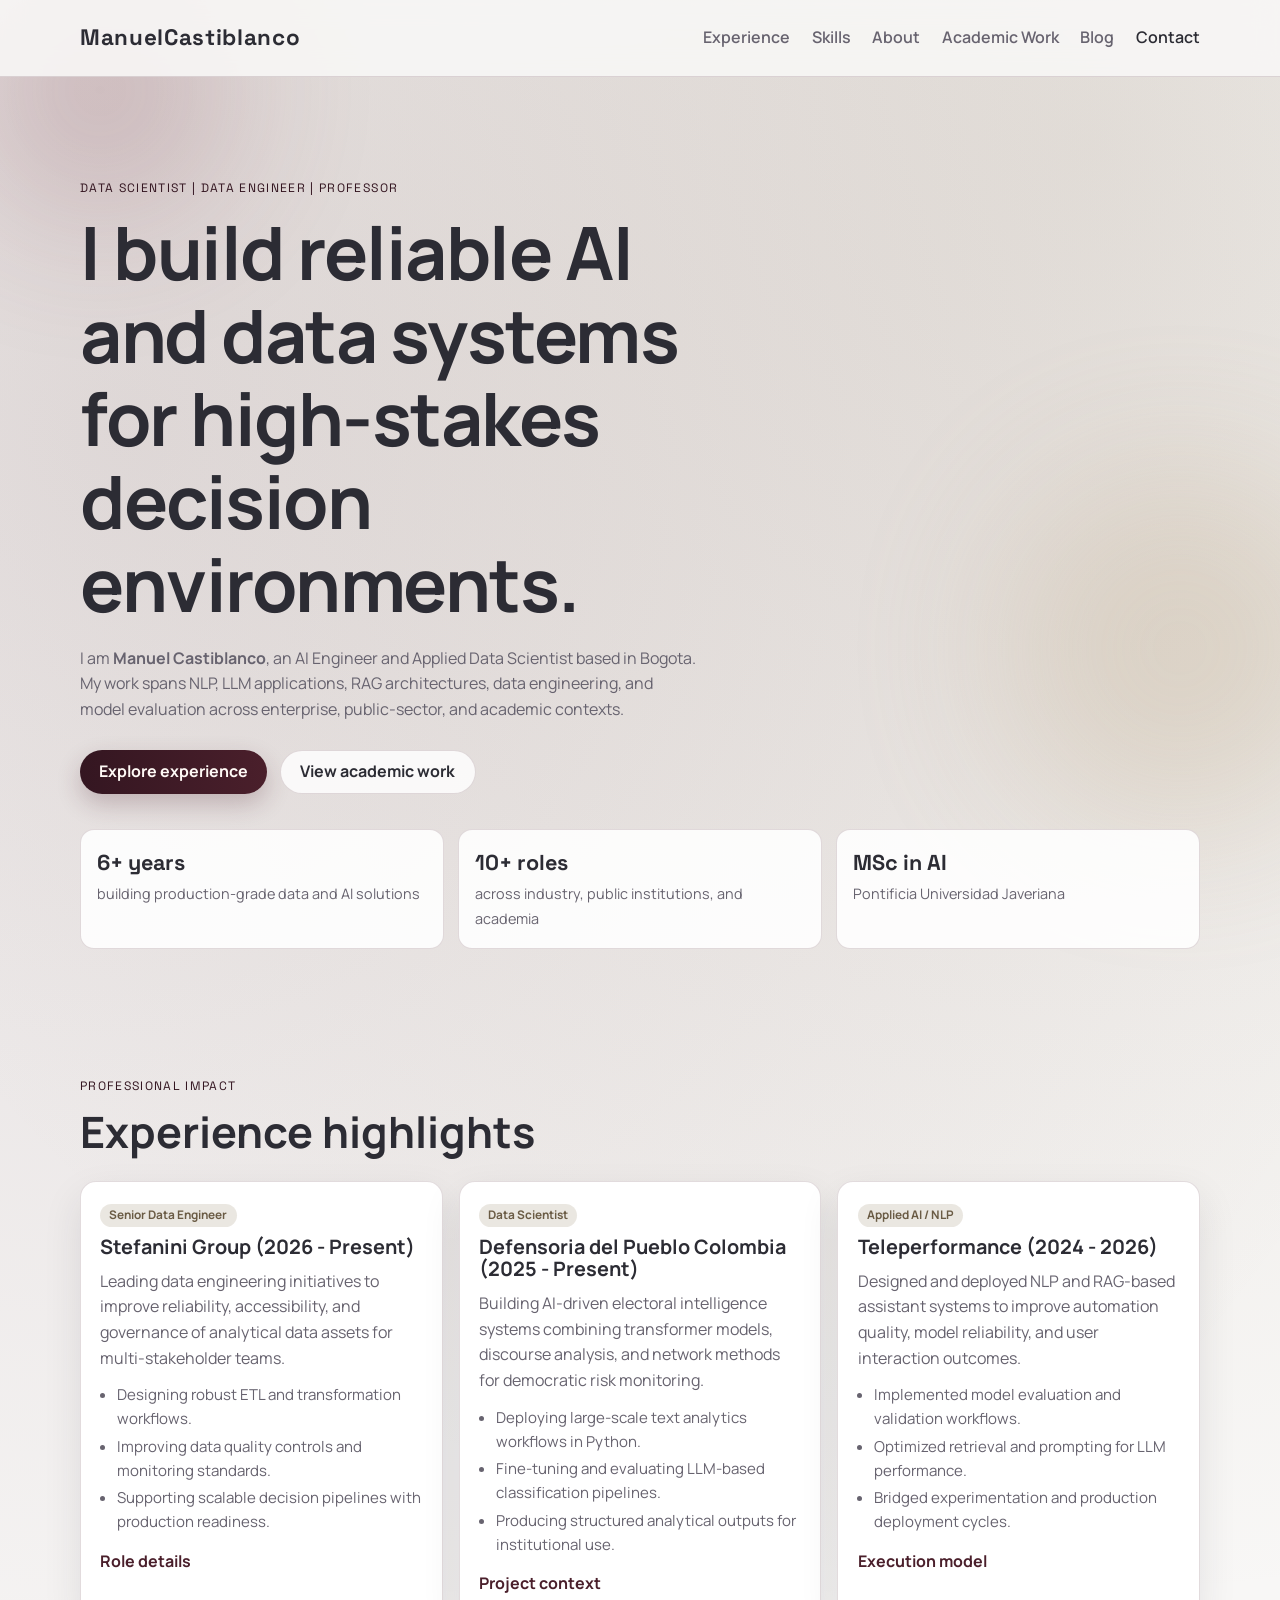
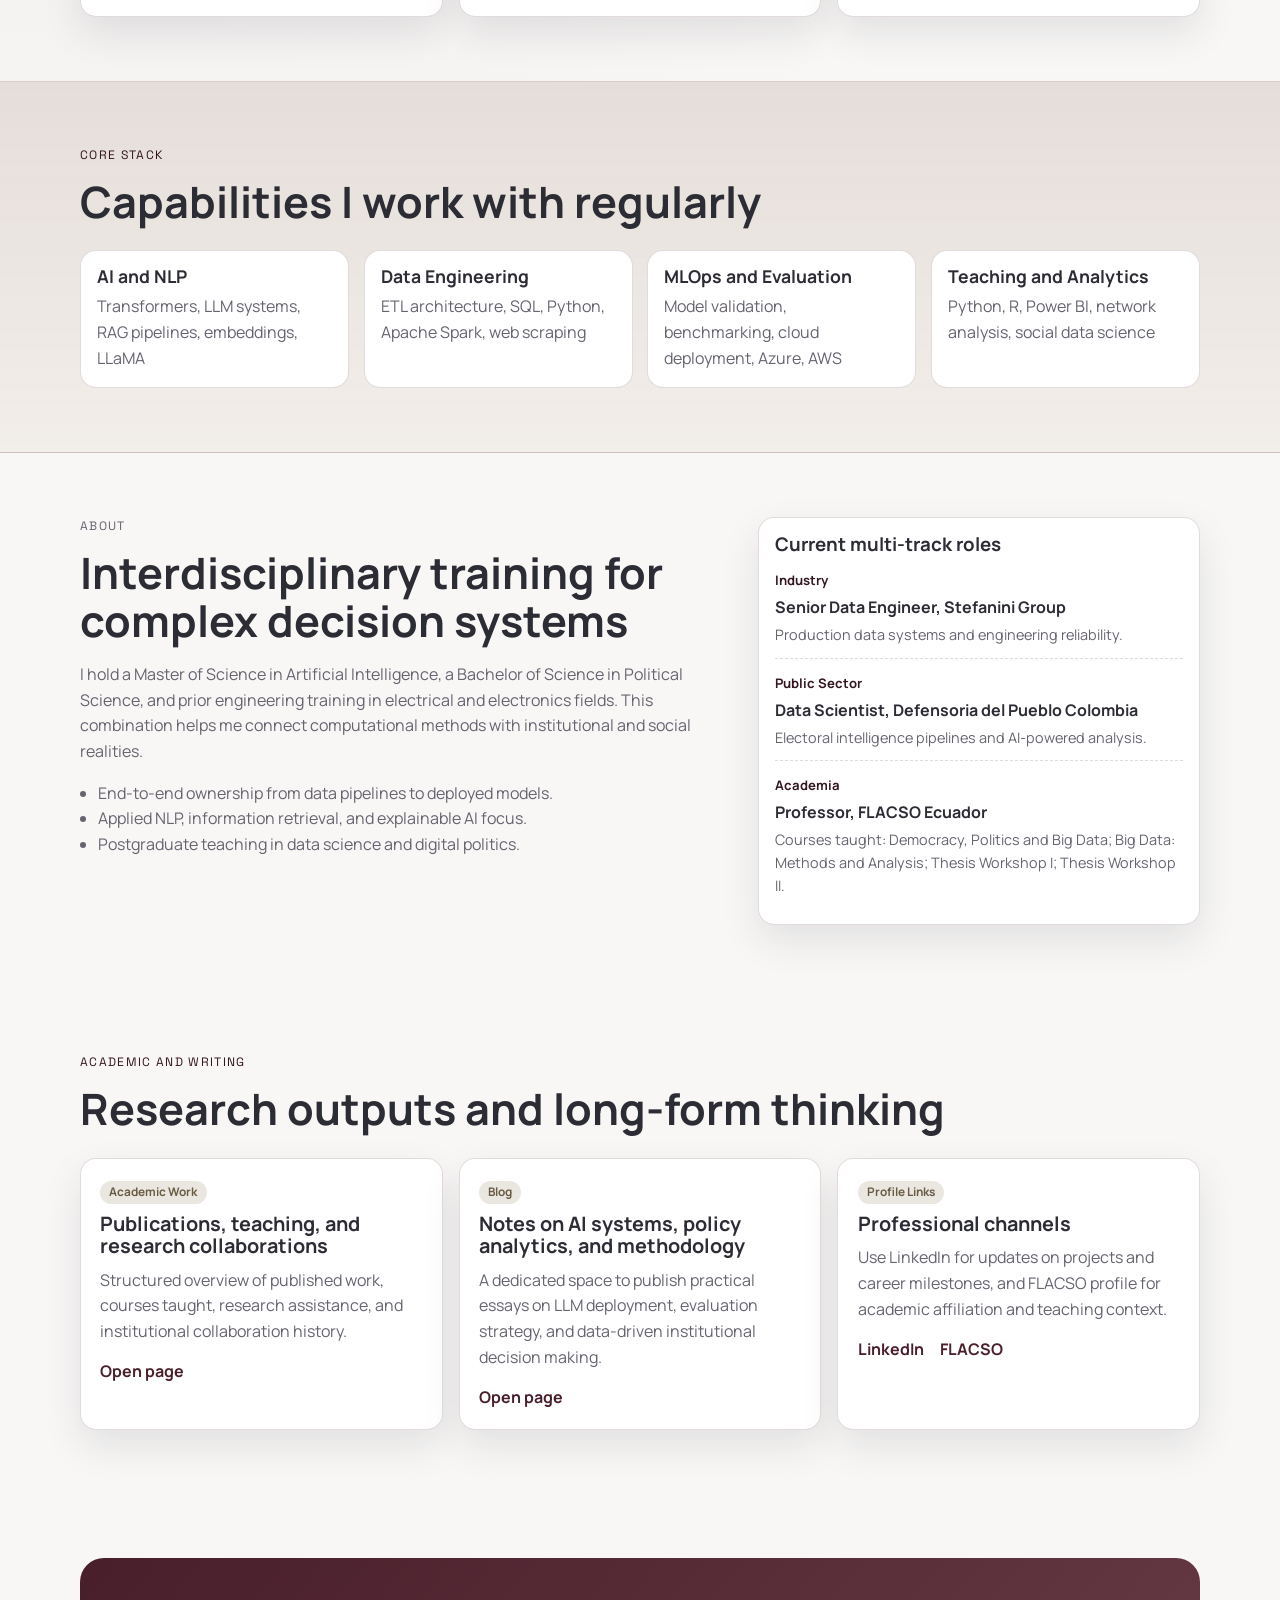
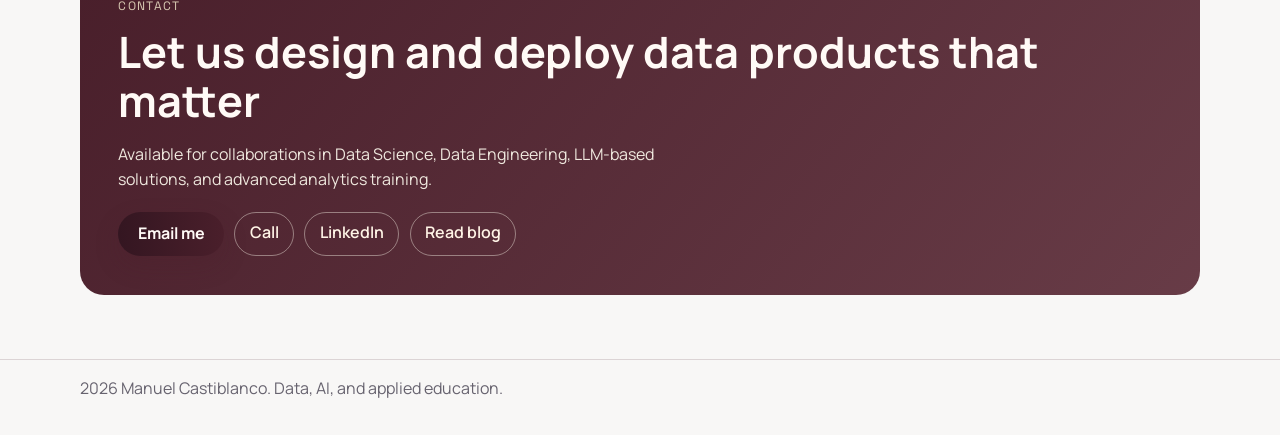
<file: index.html>
<!DOCTYPE html>
<html lang="en">
  <head>
    <meta charset="UTF-8" />
    <meta name="viewport" content="width=device-width, initial-scale=1.0" />
    <meta
      name="description"
      content="Portfolio of Manuel Castiblanco: Data Scientist, Data Engineer, and Professor focused on NLP, LLM systems, and applied analytics."
    />
    <title>Portfolio | Manuel Castiblanco</title>
    <link rel="preconnect" href="https://fonts.googleapis.com" />
    <link rel="preconnect" href="https://fonts.gstatic.com" crossorigin />
    <link
      href="https://fonts.googleapis.com/css2?family=Manrope:wght@400;500;600;700;800&family=Space+Grotesk:wght@500;700&display=swap"
      rel="stylesheet"
    />
    <link rel="stylesheet" href="styles.css" />
  </head>
  <body>
    <div class="bg-glow bg-glow-1"></div>
    <div class="bg-glow bg-glow-2"></div>

    <header class="site-header">
      <nav class="nav container">
        <a href="index.html" class="brand">ManuelCastiblanco</a>
        <button class="menu-toggle" aria-label="Open menu" aria-expanded="false">
          <span></span>
          <span></span>
          <span></span>
        </button>
        <ul class="nav-links">
          <li><a href="#experience">Experience</a></li>
          <li><a href="#skills">Skills</a></li>
          <li><a href="#about">About</a></li>
          <li><a href="academic.html">Academic Work</a></li>
          <li><a href="blog.html">Blog</a></li>
          <li><a href="#contact">Contact</a></li>
        </ul>
      </nav>
    </header>

    <main id="home">
      <section class="hero container">
        <p class="eyebrow reveal">Data Scientist | Data Engineer | Professor</p>
        <h1 class="reveal">
          I build reliable AI and data systems for high-stakes decision environments.
        </h1>
        <p class="hero-copy reveal">
          I am <strong>Manuel Castiblanco</strong>, an AI Engineer and Applied Data
          Scientist based in Bogota. My work spans NLP, LLM applications, RAG
          architectures, data engineering, and model evaluation across enterprise,
          public-sector, and academic contexts.
        </p>
        <div class="hero-actions reveal">
          <a href="#experience" class="btn btn-primary">Explore experience</a>
          <a href="academic.html" class="btn btn-secondary">View academic work</a>
        </div>
        <ul class="hero-metrics reveal">
          <li>
            <span class="metric">6+ years</span>
            <span class="label">building production-grade data and AI solutions</span>
          </li>
          <li>
            <span class="metric">10+ roles</span>
            <span class="label">across industry, public institutions, and academia</span>
          </li>
          <li>
            <span class="metric">MSc in AI</span>
            <span class="label">Pontificia Universidad Javeriana</span>
          </li>
        </ul>
      </section>

      <section id="experience" class="section container">
        <div class="section-head reveal">
          <p class="eyebrow">Professional Impact</p>
          <h2>Experience highlights</h2>
        </div>
        <div class="projects-grid">
          <article class="project-card reveal">
            <p class="tag">Senior Data Engineer</p>
            <h3>Stefanini Group (2026 - Present)</h3>
            <p>
              Leading data engineering initiatives to improve reliability,
              accessibility, and governance of analytical data assets for
              multi-stakeholder teams.
            </p>
            <ul class="project-points">
              <li>Designing robust ETL and transformation workflows.</li>
              <li>Improving data quality controls and monitoring standards.</li>
              <li>Supporting scalable decision pipelines with production readiness.</li>
            </ul>
            <div class="project-links">
              <a
                href="https://www.linkedin.com/in/manuel-castiblanco-08ab81121/"
                target="_blank"
                rel="noreferrer"
                aria-label="View role details on LinkedIn"
                >Role details</a
              >
            </div>
          </article>

          <article class="project-card reveal">
            <p class="tag">Data Scientist</p>
            <h3>Defensoria del Pueblo Colombia (2025 - Present)</h3>
            <p>
              Building AI-driven electoral intelligence systems combining
              transformer models, discourse analysis, and network methods for
              democratic risk monitoring.
            </p>
            <ul class="project-points">
              <li>Deploying large-scale text analytics workflows in Python.</li>
              <li>Fine-tuning and evaluating LLM-based classification pipelines.</li>
              <li>Producing structured analytical outputs for institutional use.</li>
            </ul>
            <div class="project-links">
              <a
                href="https://www.linkedin.com/in/manuel-castiblanco-08ab81121/"
                target="_blank"
                rel="noreferrer"
                aria-label="View data science experience"
                >Project context</a
              >
            </div>
          </article>

          <article class="project-card reveal">
            <p class="tag">Applied AI / NLP</p>
            <h3>Teleperformance (2024 - 2026)</h3>
            <p>
              Designed and deployed NLP and RAG-based assistant systems to improve
              automation quality, model reliability, and user interaction outcomes.
            </p>
            <ul class="project-points">
              <li>Implemented model evaluation and validation workflows.</li>
              <li>Optimized retrieval and prompting for LLM performance.</li>
              <li>Bridged experimentation and production deployment cycles.</li>
            </ul>
            <div class="project-links">
              <a
                href="https://www.linkedin.com/in/manuel-castiblanco-08ab81121/"
                target="_blank"
                rel="noreferrer"
                aria-label="View applied AI experience"
                >Execution model</a
              >
            </div>
          </article>
        </div>
      </section>

      <section id="skills" class="section section-soft">
        <div class="container">
          <div class="section-head reveal">
            <p class="eyebrow">Core Stack</p>
            <h2>Capabilities I work with regularly</h2>
          </div>
          <div class="skills-grid">
            <article class="skill-card reveal">
              <h3>AI and NLP</h3>
              <p>Transformers, LLM systems, RAG pipelines, embeddings, LLaMA</p>
            </article>
            <article class="skill-card reveal">
              <h3>Data Engineering</h3>
              <p>ETL architecture, SQL, Python, Apache Spark, web scraping</p>
            </article>
            <article class="skill-card reveal">
              <h3>MLOps and Evaluation</h3>
              <p>Model validation, benchmarking, cloud deployment, Azure, AWS</p>
            </article>
            <article class="skill-card reveal">
              <h3>Teaching and Analytics</h3>
              <p>Python, R, Power BI, network analysis, social data science</p>
            </article>
          </div>
        </div>
      </section>

      <section id="about" class="section container">
        <div class="about-wrap">
          <div class="about-copy reveal">
            <p class="eyebrow">About</p>
            <h2>Interdisciplinary training for complex decision systems</h2>
            <p>
              I hold a Master of Science in Artificial Intelligence, a Bachelor of
              Science in Political Science, and prior engineering training in
              electrical and electronics fields. This combination helps me connect
              computational methods with institutional and social realities.
            </p>
            <ul class="about-list">
              <li>End-to-end ownership from data pipelines to deployed models.</li>
              <li>Applied NLP, information retrieval, and explainable AI focus.</li>
              <li>Postgraduate teaching in data science and digital politics.</li>
            </ul>
          </div>
          <aside class="experience-card reveal">
            <h3>Current multi-track roles</h3>
            <ul>
              <li>
                <span>Industry</span>
                <p class="role">Senior Data Engineer, Stefanini Group</p>
                <p class="desc">Production data systems and engineering reliability.</p>
              </li>
              <li>
                <span>Public Sector</span>
                <p class="role">Data Scientist, Defensoria del Pueblo Colombia</p>
                <p class="desc">
                  Electoral intelligence pipelines and AI-powered analysis.
                </p>
              </li>
              <li>
                <span>Academia</span>
                <p class="role">Professor, FLACSO Ecuador</p>
                <p class="desc">
                  Courses taught: Democracy, Politics and Big Data; Big Data:
                  Methods and Analysis; Thesis Workshop I; Thesis Workshop II.
                </p>
              </li>
            </ul>
          </aside>
        </div>
      </section>

      <section class="section container">
        <div class="section-head reveal">
          <p class="eyebrow">Academic and Writing</p>
          <h2>Research outputs and long-form thinking</h2>
        </div>
        <div class="projects-grid">
          <article class="project-card reveal">
            <p class="tag">Academic Work</p>
            <h3>Publications, teaching, and research collaborations</h3>
            <p>
              Structured overview of published work, courses taught, research
              assistance, and institutional collaboration history.
            </p>
            <div class="project-links">
              <a href="academic.html" aria-label="Open academic work page"
                >Open page</a
              >
            </div>
          </article>
          <article class="project-card reveal">
            <p class="tag">Blog</p>
            <h3>Notes on AI systems, policy analytics, and methodology</h3>
            <p>
              A dedicated space to publish practical essays on LLM deployment,
              evaluation strategy, and data-driven institutional decision making.
            </p>
            <div class="project-links">
              <a href="blog.html" aria-label="Open blog page">Open page</a>
            </div>
          </article>
          <article class="project-card reveal">
            <p class="tag">Profile Links</p>
            <h3>Professional channels</h3>
            <p>
              Use LinkedIn for updates on projects and career milestones, and FLACSO
              profile for academic affiliation and teaching context.
            </p>
            <div class="project-links">
              <a
                href="https://www.linkedin.com/in/manuel-castiblanco-08ab81121/"
                target="_blank"
                rel="noreferrer"
                aria-label="Open LinkedIn profile"
                >LinkedIn</a
              >
              <a
                href="https://www.flacso.edu.ec/docentes/perfil?id=52139&nombre=castiblanco_briceno_manuel_elkin"
                target="_blank"
                rel="noreferrer"
                aria-label="Open FLACSO profile"
                >FLACSO</a
              >
            </div>
          </article>
        </div>
      </section>

      <section id="contact" class="section cta-section">
        <div class="container cta-box reveal">
          <p class="eyebrow">Contact</p>
          <h2>Let us design and deploy data products that matter</h2>
          <p>
            Available for collaborations in Data Science, Data Engineering,
            LLM-based solutions, and advanced analytics training.
          </p>
          <div class="cta-links">
            <a href="mailto:hola@manuelcastiblanco.com" class="btn btn-primary">Email me</a>
            <a href="tel:+573164999784" class="link-pill">Call</a>
            <a
              href="https://www.linkedin.com/in/manuel-castiblanco-08ab81121/"
              target="_blank"
              rel="noreferrer"
              class="link-pill"
              >LinkedIn</a
            >
            <a href="blog.html" class="link-pill">Read blog</a>
          </div>
        </div>
      </section>
    </main>

    <footer class="site-footer">
      <div class="container">
        <p><span id="year"></span> Manuel Castiblanco. Data, AI, and applied education.</p>
      </div>
    </footer>

    <script src="script.js"></script>
  </body>
</html>
</file>
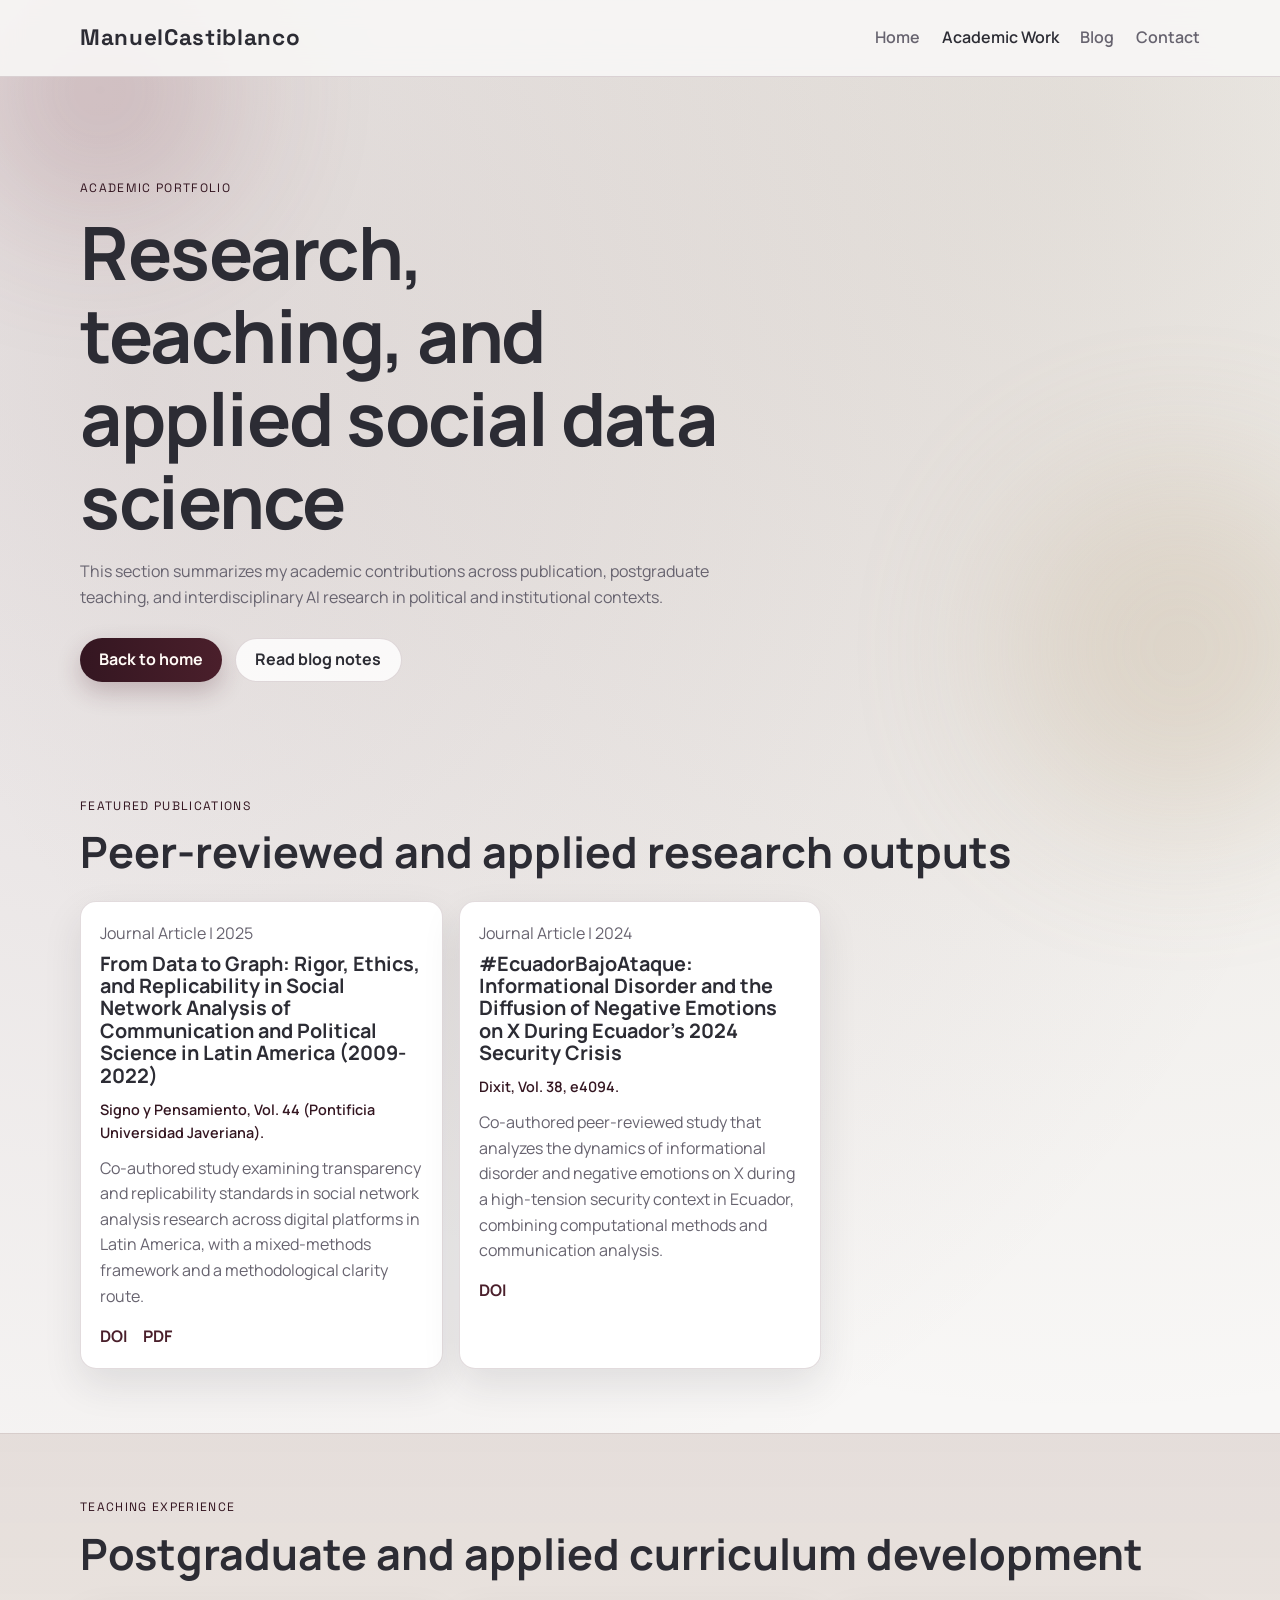
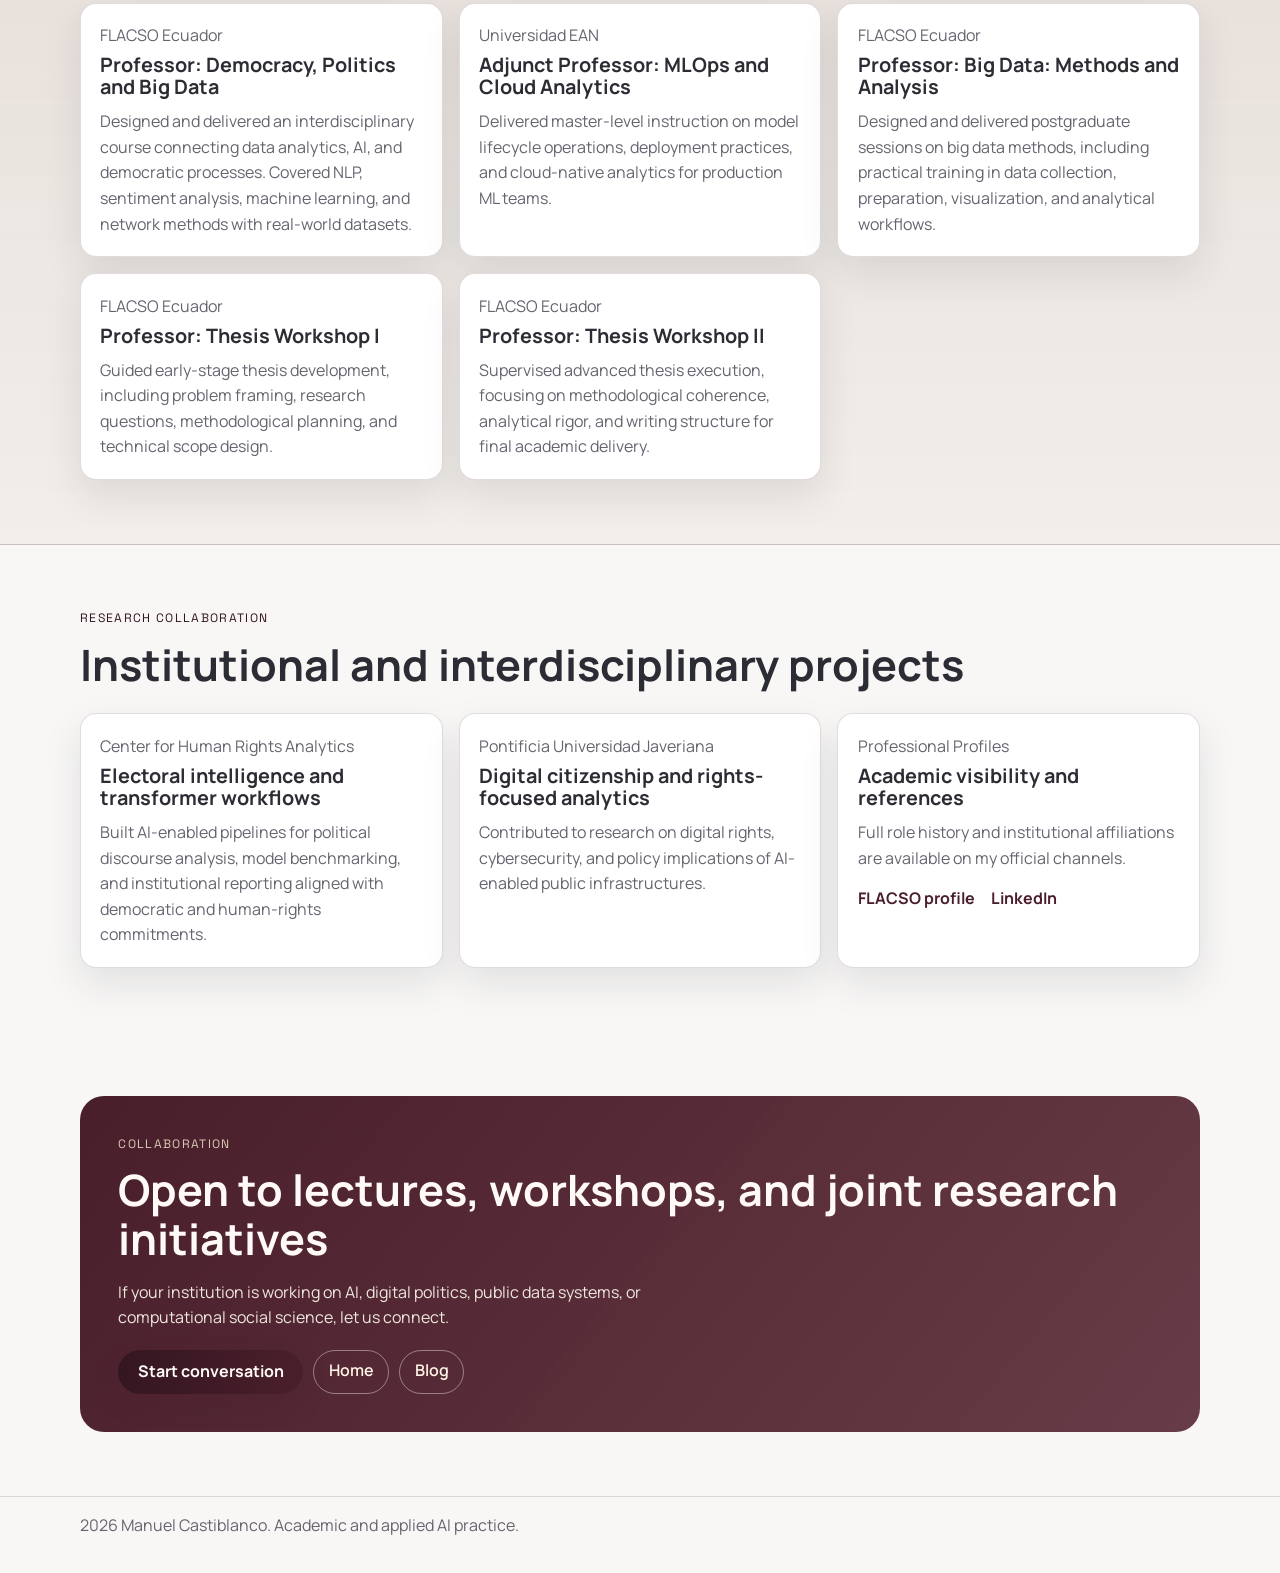
<file: academic.html>
<!DOCTYPE html>
<html lang="en">
  <head>
    <meta charset="UTF-8" />
    <meta name="viewport" content="width=device-width, initial-scale=1.0" />
    <meta
      name="description"
      content="Academic work of Manuel Castiblanco including publications, teaching, and applied research collaborations."
    />
    <title>Academic Work | Manuel Castiblanco</title>
    <link rel="preconnect" href="https://fonts.googleapis.com" />
    <link rel="preconnect" href="https://fonts.gstatic.com" crossorigin />
    <link
      href="https://fonts.googleapis.com/css2?family=Manrope:wght@400;500;600;700;800&family=Space+Grotesk:wght@500;700&display=swap"
      rel="stylesheet"
    />
    <link rel="stylesheet" href="styles.css" />
  </head>
  <body>
    <div class="bg-glow bg-glow-1"></div>
    <div class="bg-glow bg-glow-2"></div>

    <header class="site-header">
      <nav class="nav container">
        <a href="index.html" class="brand">ManuelCastiblanco</a>
        <button class="menu-toggle" aria-label="Open menu" aria-expanded="false">
          <span></span>
          <span></span>
          <span></span>
        </button>
        <ul class="nav-links">
          <li><a href="index.html">Home</a></li>
          <li><a href="academic.html">Academic Work</a></li>
          <li><a href="blog.html">Blog</a></li>
          <li><a href="index.html#contact">Contact</a></li>
        </ul>
      </nav>
    </header>

    <main>
      <section class="page-hero container">
        <p class="eyebrow reveal">Academic Portfolio</p>
        <h1 class="reveal">Research, teaching, and applied social data science</h1>
        <p class="page-copy reveal">
          This section summarizes my academic contributions across publication,
          postgraduate teaching, and interdisciplinary AI research in political and
          institutional contexts.
        </p>
        <div class="hero-actions reveal">
          <a href="index.html" class="btn btn-primary">Back to home</a>
          <a href="blog.html" class="btn btn-secondary">Read blog notes</a>
        </div>
      </section>

      <section class="section container">
        <div class="section-head reveal">
          <p class="eyebrow">Featured Publications</p>
          <h2>Peer-reviewed and applied research outputs</h2>
        </div>
        <div class="detail-grid">
          <article class="detail-card reveal">
            <p class="tag">Journal Article | 2025</p>
            <h3>
              From Data to Graph: Rigor, Ethics, and Replicability in Social Network
              Analysis of Communication and Political Science in Latin America
              (2009-2022)
            </h3>
            <p class="detail-meta">
              Signo y Pensamiento, Vol. 44 (Pontificia Universidad Javeriana).
            </p>
            <p>
              Co-authored study examining transparency and replicability standards in
              social network analysis research across digital platforms in Latin
              America, with a mixed-methods framework and a methodological clarity
              route.
            </p>
            <div class="project-links">
              <a
                href="https://doi.org/10.11144/Javeriana.syp44.dgre"
                target="_blank"
                rel="noreferrer"
                >DOI</a
              >
              <a href="assets/publications/SYP-44_LOTE56562797019.pdf" target="_blank"
                >PDF</a
              >
            </div>
          </article>
          <article class="detail-card reveal">
            <p class="tag">Journal Article | 2024</p>
            <h3>
              #EcuadorBajoAtaque: Informational Disorder and the Diffusion of
              Negative Emotions on X During Ecuador's 2024 Security Crisis
            </h3>
            <p class="detail-meta">
              Dixit, Vol. 38, e4094.
            </p>
            <p>
              Co-authored peer-reviewed study that analyzes the dynamics of
              informational disorder and negative emotions on X during a high-tension
              security context in Ecuador, combining computational methods and
              communication analysis.
            </p>
            <div class="project-links">
              <a
                href="https://doi.org/10.22235/d.v38.4094"
                target="_blank"
                rel="noreferrer"
                >DOI</a
              >
            </div>
          </article>
        </div>
      </section>

      <section class="section section-soft">
        <div class="container">
          <div class="section-head reveal">
            <p class="eyebrow">Teaching Experience</p>
            <h2>Postgraduate and applied curriculum development</h2>
          </div>
          <div class="detail-grid">
            <article class="detail-card reveal">
              <p class="tag">FLACSO Ecuador</p>
              <h3>Professor: Democracy, Politics and Big Data</h3>
              <p>
                Designed and delivered an interdisciplinary course connecting data
                analytics, AI, and democratic processes. Covered NLP, sentiment
                analysis, machine learning, and network methods with real-world
                datasets.
              </p>
            </article>
            <article class="detail-card reveal">
              <p class="tag">Universidad EAN</p>
              <h3>Adjunct Professor: MLOps and Cloud Analytics</h3>
              <p>
                Delivered master-level instruction on model lifecycle operations,
                deployment practices, and cloud-native analytics for production ML
                teams.
              </p>
            </article>
            <article class="detail-card reveal">
              <p class="tag">FLACSO Ecuador</p>
              <h3>Professor: Big Data: Methods and Analysis</h3>
              <p>
                Designed and delivered postgraduate sessions on big data methods,
                including practical training in data collection, preparation,
                visualization, and analytical workflows.
              </p>
            </article>
            <article class="detail-card reveal">
              <p class="tag">FLACSO Ecuador</p>
              <h3>Professor: Thesis Workshop I</h3>
              <p>
                Guided early-stage thesis development, including problem framing,
                research questions, methodological planning, and technical scope
                design.
              </p>
            </article>
            <article class="detail-card reveal">
              <p class="tag">FLACSO Ecuador</p>
              <h3>Professor: Thesis Workshop II</h3>
              <p>
                Supervised advanced thesis execution, focusing on methodological
                coherence, analytical rigor, and writing structure for final
                academic delivery.
              </p>
            </article>
          </div>
        </div>
      </section>

      <section class="section container">
        <div class="section-head reveal">
          <p class="eyebrow">Research Collaboration</p>
          <h2>Institutional and interdisciplinary projects</h2>
        </div>
        <div class="detail-grid">
          <article class="detail-card reveal">
            <p class="tag">Center for Human Rights Analytics</p>
            <h3>Electoral intelligence and transformer workflows</h3>
            <p>
              Built AI-enabled pipelines for political discourse analysis, model
              benchmarking, and institutional reporting aligned with democratic and
              human-rights commitments.
            </p>
          </article>
          <article class="detail-card reveal">
            <p class="tag">Pontificia Universidad Javeriana</p>
            <h3>Digital citizenship and rights-focused analytics</h3>
            <p>
              Contributed to research on digital rights, cybersecurity, and policy
              implications of AI-enabled public infrastructures.
            </p>
          </article>
          <article class="detail-card reveal">
            <p class="tag">Professional Profiles</p>
            <h3>Academic visibility and references</h3>
            <p>
              Full role history and institutional affiliations are available on my
              official channels.
            </p>
            <div class="project-links">
              <a
                href="https://www.flacso.edu.ec/docentes/perfil?id=52139&nombre=castiblanco_briceno_manuel_elkin"
                target="_blank"
                rel="noreferrer"
                >FLACSO profile</a
              >
              <a
                href="https://www.linkedin.com/in/manuel-castiblanco-08ab81121/"
                target="_blank"
                rel="noreferrer"
                >LinkedIn</a
              >
            </div>
          </article>
        </div>
      </section>

      <section class="section cta-section">
        <div class="container cta-box reveal">
          <p class="eyebrow">Collaboration</p>
          <h2>Open to lectures, workshops, and joint research initiatives</h2>
          <p>
            If your institution is working on AI, digital politics, public data
            systems, or computational social science, let us connect.
          </p>
          <div class="cta-links">
            <a href="mailto:hola@manuelcastiblanco.com" class="btn btn-primary">Start conversation</a>
            <a href="index.html" class="link-pill">Home</a>
            <a href="blog.html" class="link-pill">Blog</a>
          </div>
        </div>
      </section>
    </main>

    <footer class="site-footer">
      <div class="container">
        <p><span id="year"></span> Manuel Castiblanco. Academic and applied AI practice.</p>
      </div>
    </footer>

    <script src="script.js"></script>
  </body>
</html>
</file>
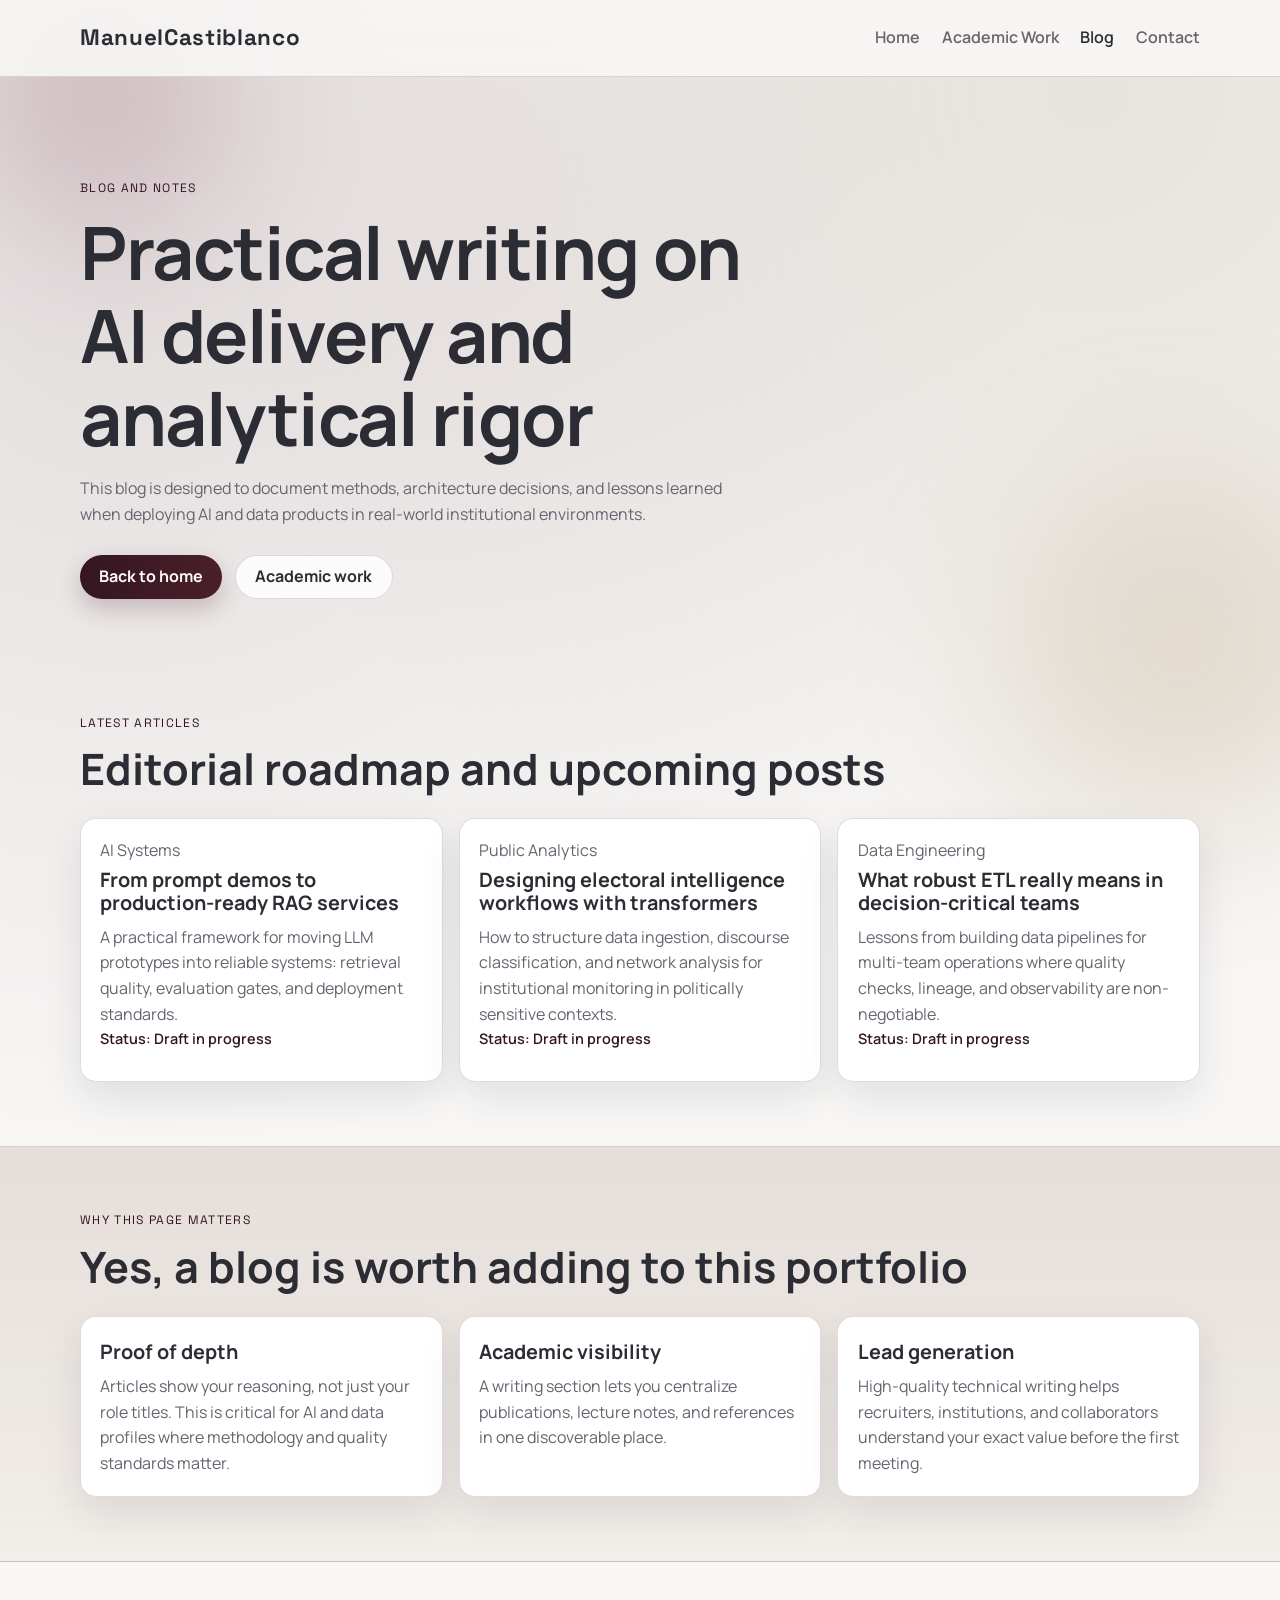
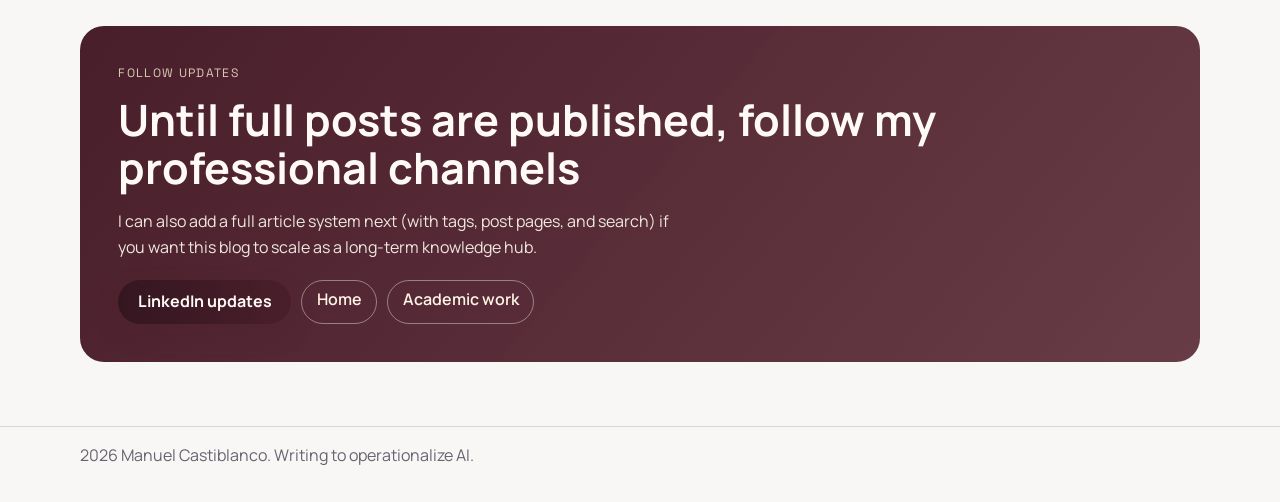
<file: blog.html>
<!DOCTYPE html>
<html lang="en">
  <head>
    <meta charset="UTF-8" />
    <meta name="viewport" content="width=device-width, initial-scale=1.0" />
    <meta
      name="description"
      content="Blog and long-form notes by Manuel Castiblanco on AI systems, NLP, data engineering, and computational social science."
    />
    <title>Blog | Manuel Castiblanco</title>
    <link rel="preconnect" href="https://fonts.googleapis.com" />
    <link rel="preconnect" href="https://fonts.gstatic.com" crossorigin />
    <link
      href="https://fonts.googleapis.com/css2?family=Manrope:wght@400;500;600;700;800&family=Space+Grotesk:wght@500;700&display=swap"
      rel="stylesheet"
    />
    <link rel="stylesheet" href="styles.css" />
  </head>
  <body>
    <div class="bg-glow bg-glow-1"></div>
    <div class="bg-glow bg-glow-2"></div>

    <header class="site-header">
      <nav class="nav container">
        <a href="index.html" class="brand">ManuelCastiblanco</a>
        <button class="menu-toggle" aria-label="Open menu" aria-expanded="false">
          <span></span>
          <span></span>
          <span></span>
        </button>
        <ul class="nav-links">
          <li><a href="index.html">Home</a></li>
          <li><a href="academic.html">Academic Work</a></li>
          <li><a href="blog.html">Blog</a></li>
          <li><a href="index.html#contact">Contact</a></li>
        </ul>
      </nav>
    </header>

    <main>
      <section class="page-hero container">
        <p class="eyebrow reveal">Blog and Notes</p>
        <h1 class="reveal">Practical writing on AI delivery and analytical rigor</h1>
        <p class="page-copy reveal">
          This blog is designed to document methods, architecture decisions, and
          lessons learned when deploying AI and data products in real-world
          institutional environments.
        </p>
        <div class="hero-actions reveal">
          <a href="index.html" class="btn btn-primary">Back to home</a>
          <a href="academic.html" class="btn btn-secondary">Academic work</a>
        </div>
      </section>

      <section class="section container">
        <div class="section-head reveal">
          <p class="eyebrow">Latest Articles</p>
          <h2>Editorial roadmap and upcoming posts</h2>
        </div>
        <div class="post-grid">
          <article class="post-card reveal">
            <p class="tag">AI Systems</p>
            <h3>From prompt demos to production-ready RAG services</h3>
            <p>
              A practical framework for moving LLM prototypes into reliable systems:
              retrieval quality, evaluation gates, and deployment standards.
            </p>
            <p class="detail-meta">Status: Draft in progress</p>
          </article>

          <article class="post-card reveal">
            <p class="tag">Public Analytics</p>
            <h3>Designing electoral intelligence workflows with transformers</h3>
            <p>
              How to structure data ingestion, discourse classification, and network
              analysis for institutional monitoring in politically sensitive contexts.
            </p>
            <p class="detail-meta">Status: Draft in progress</p>
          </article>

          <article class="post-card reveal">
            <p class="tag">Data Engineering</p>
            <h3>What robust ETL really means in decision-critical teams</h3>
            <p>
              Lessons from building data pipelines for multi-team operations where
              quality checks, lineage, and observability are non-negotiable.
            </p>
            <p class="detail-meta">Status: Draft in progress</p>
          </article>
        </div>
      </section>

      <section class="section section-soft">
        <div class="container">
          <div class="section-head reveal">
            <p class="eyebrow">Why this page matters</p>
            <h2>Yes, a blog is worth adding to this portfolio</h2>
          </div>
          <div class="detail-grid">
            <article class="detail-card reveal">
              <h3>Proof of depth</h3>
              <p>
                Articles show your reasoning, not just your role titles. This is
                critical for AI and data profiles where methodology and quality
                standards matter.
              </p>
            </article>
            <article class="detail-card reveal">
              <h3>Academic visibility</h3>
              <p>
                A writing section lets you centralize publications, lecture notes, and
                references in one discoverable place.
              </p>
            </article>
            <article class="detail-card reveal">
              <h3>Lead generation</h3>
              <p>
                High-quality technical writing helps recruiters, institutions, and
                collaborators understand your exact value before the first meeting.
              </p>
            </article>
          </div>
        </div>
      </section>

      <section class="section cta-section">
        <div class="container cta-box reveal">
          <p class="eyebrow">Follow Updates</p>
          <h2>Until full posts are published, follow my professional channels</h2>
          <p>
            I can also add a full article system next (with tags, post pages, and
            search) if you want this blog to scale as a long-term knowledge hub.
          </p>
          <div class="cta-links">
            <a
              href="https://www.linkedin.com/in/manuel-castiblanco-08ab81121/"
              target="_blank"
              rel="noreferrer"
              class="btn btn-primary"
              >LinkedIn updates</a
            >
            <a href="index.html" class="link-pill">Home</a>
            <a href="academic.html" class="link-pill">Academic work</a>
          </div>
        </div>
      </section>
    </main>

    <footer class="site-footer">
      <div class="container">
        <p><span id="year"></span> Manuel Castiblanco. Writing to operationalize AI.</p>
      </div>
    </footer>

    <script src="script.js"></script>
  </body>
</html>
</file>
<file: styles.css>
:root {
  --bg: #f8f7f6;
  --surface: #ffffff;
  --surface-soft: #f2eee9;
  --text: #2c2c34;
  --muted: #67636f;
  --line: rgba(74, 31, 43, 0.16);
  --brand: #4a1f2b;
  --brand-dark: #341621;
  --accent: #8c7a5b;
  --radius: 16px;
  --shadow: 0 16px 38px rgba(44, 44, 52, 0.1);
}

* {
  box-sizing: border-box;
}

html {
  scroll-behavior: smooth;
}

body {
  margin: 0;
  font-family: "Manrope", "Segoe UI", sans-serif;
  color: var(--text);
  background:
    radial-gradient(circle at 10% 12%, rgba(74, 31, 43, 0.12), transparent 42%),
    radial-gradient(circle at 85% 4%, rgba(140, 122, 91, 0.16), transparent 40%),
    var(--bg);
  line-height: 1.6;
  min-height: 100vh;
  overflow-x: hidden;
}

a {
  color: inherit;
  text-decoration: none;
}

.container {
  width: min(1120px, calc(100% - 3rem));
  margin-inline: auto;
}

.site-header {
  position: sticky;
  top: 0;
  z-index: 50;
  backdrop-filter: blur(12px);
  background: rgba(248, 247, 246, 0.9);
  border-bottom: 1px solid var(--line);
}

.nav {
  display: flex;
  align-items: center;
  justify-content: space-between;
  min-height: 76px;
}

.brand {
  font-family: "Space Grotesk", "Segoe UI", sans-serif;
  font-size: 1.4rem;
  font-weight: 700;
  letter-spacing: 0.03em;
}

.nav-links {
  display: flex;
  list-style: none;
  margin: 0;
  padding: 0;
  gap: 1.35rem;
}

.nav-links a {
  font-weight: 600;
  color: var(--muted);
  transition: color 180ms ease;
}

.nav-links a:hover,
.nav-links a.active {
  color: var(--text);
}

.menu-toggle {
  display: none;
  width: 42px;
  height: 42px;
  border: 1px solid var(--line);
  background: rgba(255, 255, 255, 0.95);
  border-radius: 999px;
  align-items: center;
  justify-content: center;
  flex-direction: column;
  gap: 4px;
  cursor: pointer;
}

.menu-toggle span {
  width: 16px;
  height: 2px;
  background: var(--text);
  display: block;
}

.hero {
  padding: clamp(4.2rem, 8vw, 7.4rem) 0 clamp(2.4rem, 5vw, 4.2rem);
}

.page-hero {
  padding: clamp(4rem, 8vw, 6.8rem) 0 clamp(2.2rem, 4vw, 3.4rem);
}

.eyebrow {
  font-family: "Space Grotesk", "Segoe UI", sans-serif;
  text-transform: uppercase;
  letter-spacing: 0.11em;
  font-size: 0.76rem;
  color: var(--brand-dark);
  margin: 0 0 0.75rem;
}

h1,
h2,
h3 {
  margin: 0;
  line-height: 1.13;
}

h1 {
  max-width: 14ch;
  font-size: clamp(2.3rem, 6vw, 4.6rem);
  letter-spacing: -0.02em;
}

h2 {
  font-size: clamp(1.8rem, 3.5vw, 2.7rem);
}

.hero-copy {
  max-width: 62ch;
  margin: 1.2rem 0 0;
  color: var(--muted);
}

.page-copy {
  max-width: 66ch;
  margin: 1rem 0 0;
  color: var(--muted);
}

.hero-actions {
  margin-top: 1.7rem;
  display: flex;
  flex-wrap: wrap;
  gap: 0.8rem;
}

.btn {
  display: inline-flex;
  align-items: center;
  justify-content: center;
  min-height: 44px;
  border-radius: 999px;
  padding: 0.4rem 1.2rem;
  font-weight: 700;
  transition: transform 180ms ease, box-shadow 180ms ease, background 180ms ease;
}

.btn:hover {
  transform: translateY(-2px);
}

.btn-primary {
  background: linear-gradient(90deg, var(--brand-dark), var(--brand));
  color: #fffaf6;
  box-shadow: 0 10px 24px rgba(74, 31, 43, 0.24);
}

.btn-secondary {
  border: 1px solid var(--line);
  background: rgba(255, 255, 255, 0.82);
}

.hero-metrics {
  margin: 2.2rem 0 0;
  padding: 0;
  list-style: none;
  display: grid;
  grid-template-columns: repeat(3, minmax(0, 1fr));
  gap: 0.9rem;
}

.hero-metrics li {
  padding: 1rem;
  border-radius: 14px;
  background: rgba(255, 255, 255, 0.88);
  border: 1px solid var(--line);
}

.metric {
  font-family: "Space Grotesk", "Segoe UI", sans-serif;
  display: block;
  font-size: 1.35rem;
  font-weight: 700;
}

.label {
  font-size: 0.9rem;
  color: var(--muted);
}

.section {
  padding: clamp(2.8rem, 5vw, 5rem) 0;
}

.section-soft {
  background:
    linear-gradient(180deg, rgba(74, 31, 43, 0.08), rgba(74, 31, 43, 0)),
    var(--surface-soft);
  border-block: 1px solid var(--line);
}

.section-head {
  margin-bottom: 1.5rem;
}

.projects-grid {
  display: grid;
  grid-template-columns: repeat(3, minmax(0, 1fr));
  gap: 1rem;
}

.project-card {
  background: var(--surface);
  border: 1px solid var(--line);
  border-radius: var(--radius);
  padding: 1.2rem;
  box-shadow: var(--shadow);
  transition: transform 210ms ease, box-shadow 210ms ease;
}

.project-card:hover {
  transform: translateY(-4px);
  box-shadow: 0 22px 45px rgba(44, 44, 52, 0.16);
}

.project-card h3 {
  margin-top: 0.35rem;
  margin-bottom: 0.65rem;
  font-size: 1.24rem;
}

.project-card p {
  margin: 0;
  color: var(--muted);
}

.project-points {
  margin: 0.75rem 0 0;
  padding-left: 1.05rem;
  color: var(--muted);
  font-size: 0.94rem;
}

.project-points li {
  margin: 0.22rem 0;
}

.project-card .tag {
  display: inline-flex;
  margin-bottom: 0.2rem;
  border-radius: 999px;
  padding: 0.13rem 0.58rem;
  background: rgba(140, 122, 91, 0.18);
  color: #6a5b44;
  font-size: 0.74rem;
  font-weight: 700;
}

.project-links {
  display: flex;
  gap: 1rem;
  margin-top: 0.9rem;
}

.project-links a {
  color: var(--brand);
  font-weight: 700;
}

.skills-grid {
  display: grid;
  grid-template-columns: repeat(4, minmax(0, 1fr));
  gap: 0.9rem;
}

.skill-card {
  border: 1px solid var(--line);
  border-radius: var(--radius);
  padding: 1rem;
  background: var(--surface);
}

.skill-card h3 {
  font-size: 1.1rem;
  margin-bottom: 0.45rem;
}

.skill-card p {
  margin: 0;
  color: var(--muted);
}

.about-wrap {
  display: grid;
  grid-template-columns: 1.2fr 0.8fr;
  gap: 1rem;
  align-items: start;
}

.about-copy p {
  color: var(--muted);
}

.about-list {
  margin: 1rem 0 0;
  padding-left: 1.15rem;
  color: var(--muted);
}

.experience-card {
  background: var(--surface);
  border: 1px solid var(--line);
  border-radius: var(--radius);
  box-shadow: var(--shadow);
  padding: 1rem;
}

.experience-card h3 {
  margin-bottom: 0.75rem;
}

.experience-card ul {
  list-style: none;
  margin: 0;
  padding: 0;
}

.experience-card li {
  padding: 0.7rem 0;
  border-top: 1px dashed var(--line);
}

.experience-card li:first-child {
  border-top: 0;
  padding-top: 0;
}

.experience-card span {
  font-size: 0.82rem;
  color: var(--brand-dark);
  font-weight: 700;
}

.experience-card p {
  margin: 0.15rem 0 0;
}

.experience-card .role {
  color: var(--text);
  font-weight: 700;
}

.experience-card .desc {
  color: var(--muted);
  font-size: 0.9rem;
}

.detail-grid,
.post-grid {
  display: grid;
  grid-template-columns: repeat(3, minmax(0, 1fr));
  gap: 1rem;
}

.detail-card,
.post-card {
  background: var(--surface);
  border: 1px solid var(--line);
  border-radius: var(--radius);
  padding: 1.2rem;
  box-shadow: var(--shadow);
}

.detail-card h3,
.post-card h3 {
  font-size: 1.24rem;
  margin-top: 0.35rem;
  margin-bottom: 0.65rem;
}

.detail-card p,
.post-card p {
  margin: 0;
  color: var(--muted);
}

.detail-meta {
  margin-top: 0.5rem;
  margin-bottom: 0.75rem !important;
  font-size: 0.9rem;
  font-weight: 600;
  color: var(--brand-dark) !important;
}

.cta-section {
  padding-bottom: clamp(3.4rem, 5vw, 5.2rem);
}

.cta-box {
  background:
    linear-gradient(130deg, rgba(74, 31, 43, 0.94), rgba(108, 63, 74, 0.92)),
    #341621;
  color: #fffaf6;
  border-radius: 24px;
  padding: clamp(1.35rem, 3vw, 2.4rem);
}

.cta-box .eyebrow {
  color: #d8c9b2;
}

.cta-box p {
  color: #efe8de;
  max-width: 58ch;
}

.cta-links {
  margin-top: 1.2rem;
  display: flex;
  flex-wrap: wrap;
  gap: 0.65rem;
}

.link-pill {
  border: 1px solid rgba(239, 232, 222, 0.45);
  border-radius: 999px;
  padding: 0.42rem 0.9rem;
  font-weight: 600;
  color: #fff4e6;
}

.link-pill:hover {
  background: rgba(239, 232, 222, 0.14);
}

.site-footer {
  border-top: 1px solid var(--line);
  padding: 1rem 0 2.1rem;
}

.site-footer p {
  margin: 0;
  color: var(--muted);
}

.bg-glow {
  position: fixed;
  border-radius: 999px;
  filter: blur(80px);
  opacity: 0.24;
  pointer-events: none;
  z-index: -1;
}

.bg-glow-1 {
  width: 260px;
  height: 260px;
  top: -40px;
  left: -30px;
  background: #7b3b4b;
}

.bg-glow-2 {
  width: 360px;
  height: 360px;
  right: -80px;
  bottom: 8%;
  background: #b49b74;
}

.reveal {
  opacity: 0;
  transform: translateY(14px);
  transition: opacity 440ms ease, transform 440ms ease;
}

.reveal.in-view {
  opacity: 1;
  transform: translateY(0);
}

@media (max-width: 980px) {
  .projects-grid,
  .skills-grid,
  .detail-grid,
  .post-grid {
    grid-template-columns: repeat(2, minmax(0, 1fr));
  }

  .about-wrap {
    grid-template-columns: 1fr;
  }

  .nav-links {
    gap: 0.9rem;
  }
}

@media (max-width: 760px) {
  .menu-toggle {
    display: inline-flex;
  }

  .nav-links {
    position: absolute;
    top: 76px;
    left: 0;
    right: 0;
    flex-direction: column;
    background: rgba(248, 247, 246, 0.98);
    border-bottom: 1px solid var(--line);
    padding: 1rem 1.4rem;
    transform: scaleY(0);
    transform-origin: top;
    opacity: 0;
    pointer-events: none;
    transition: transform 220ms ease, opacity 220ms ease;
  }

  .nav-links.is-open {
    transform: scaleY(1);
    opacity: 1;
    pointer-events: auto;
  }

  .hero-metrics,
  .projects-grid,
  .skills-grid,
  .detail-grid,
  .post-grid {
    grid-template-columns: 1fr;
  }

  .container {
    width: min(1120px, calc(100% - 1.5rem));
  }
}
</file>
